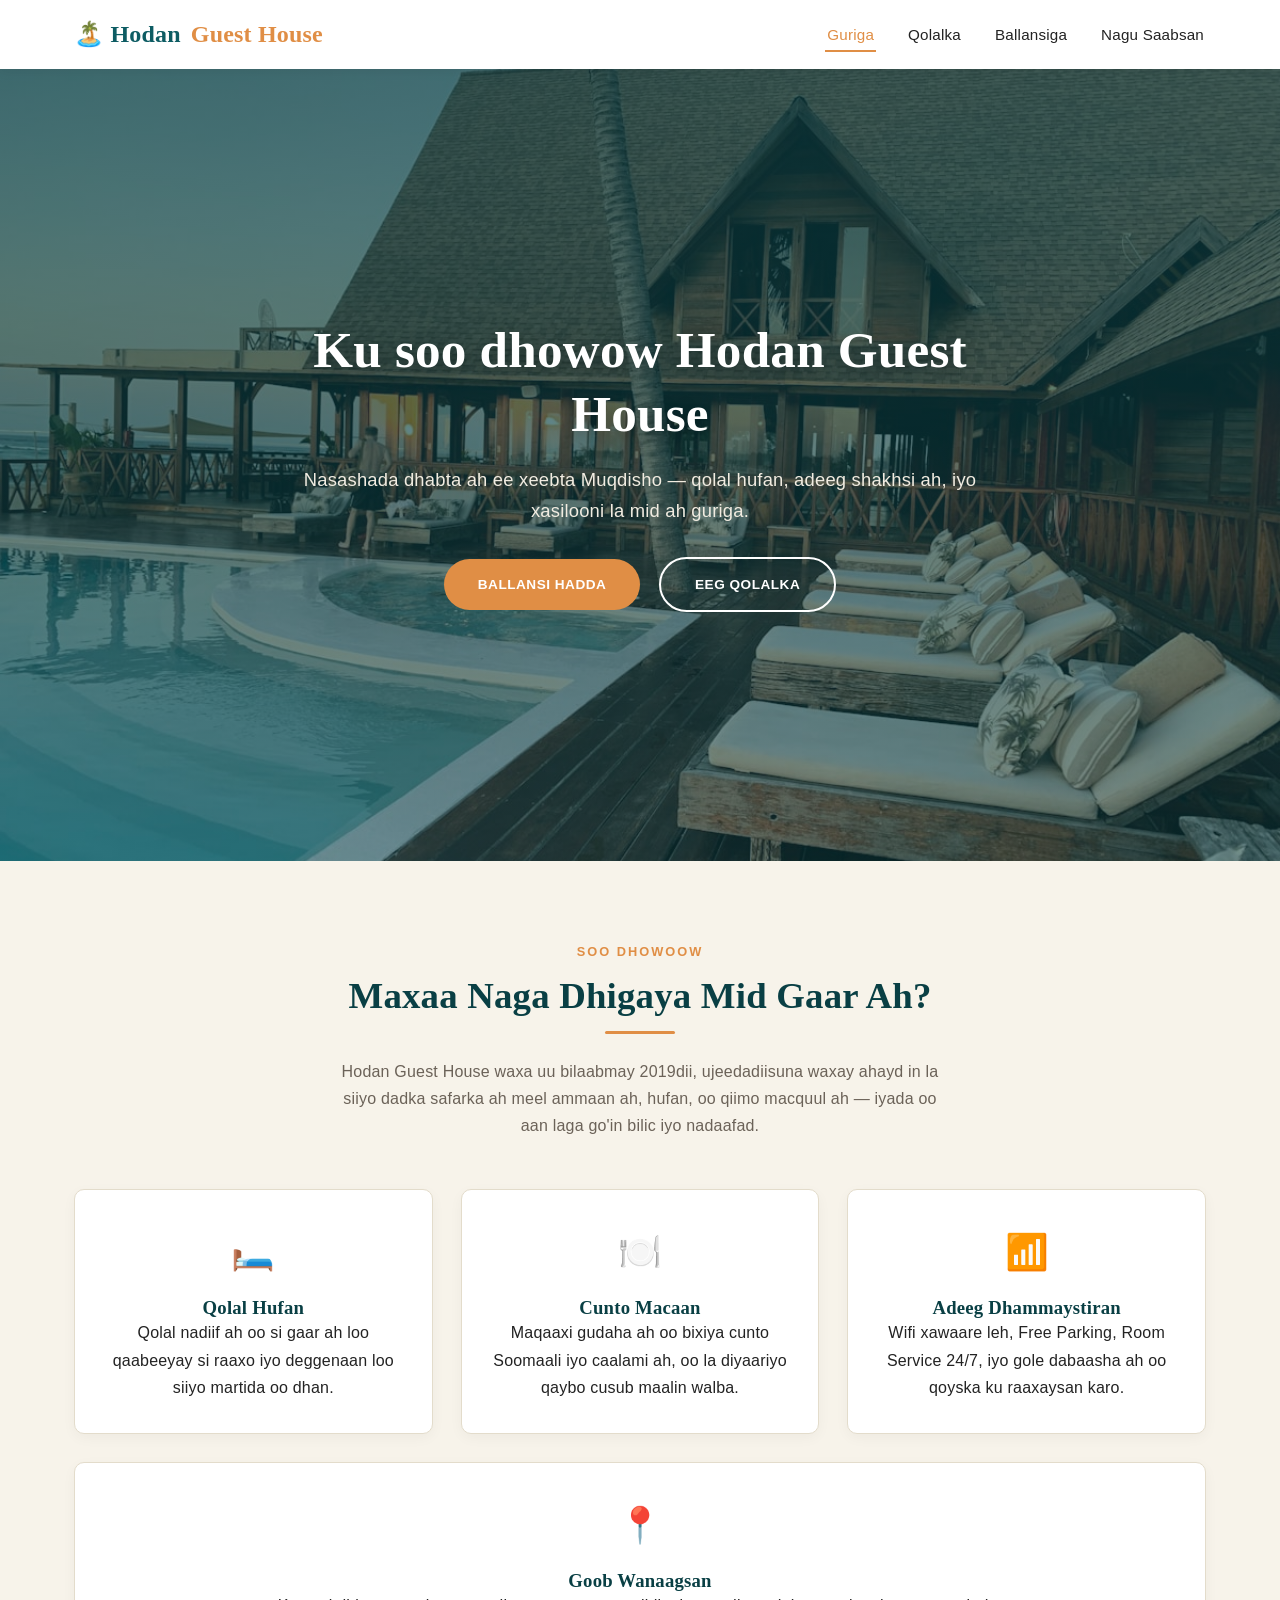
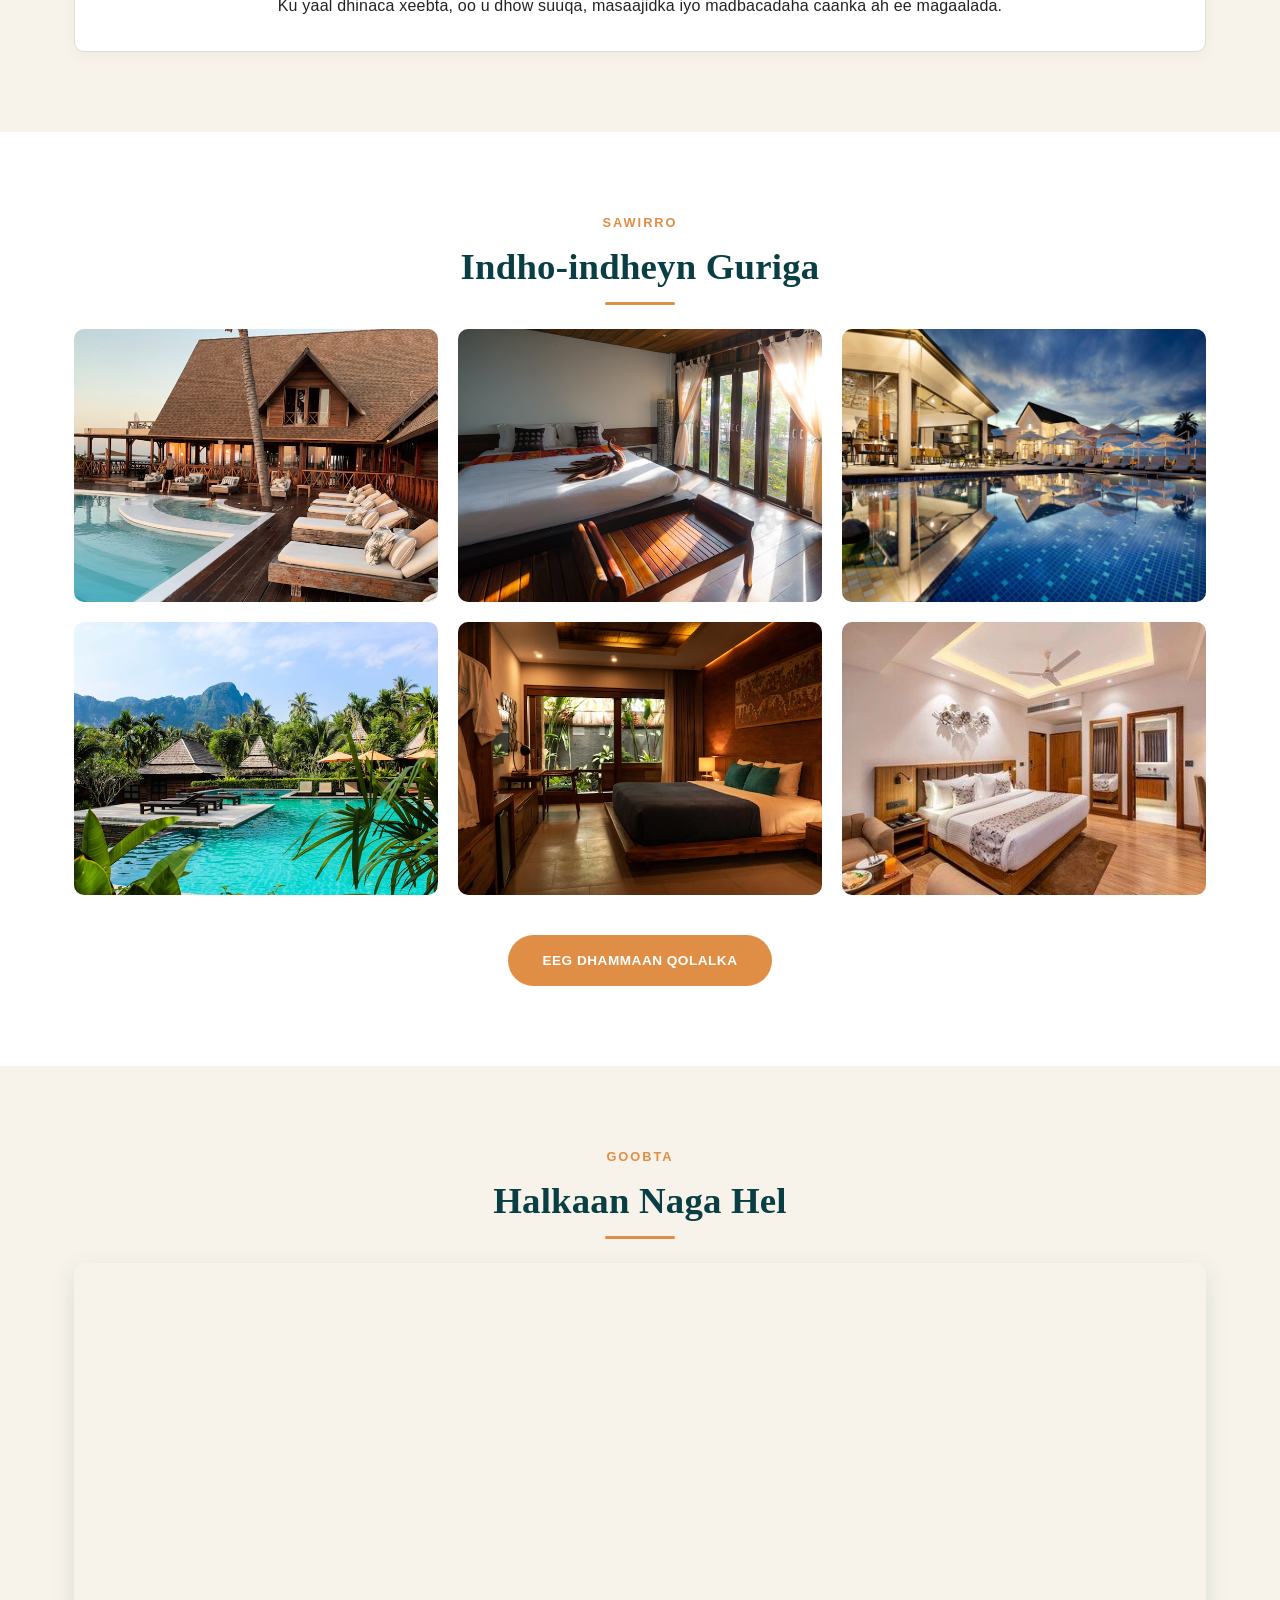
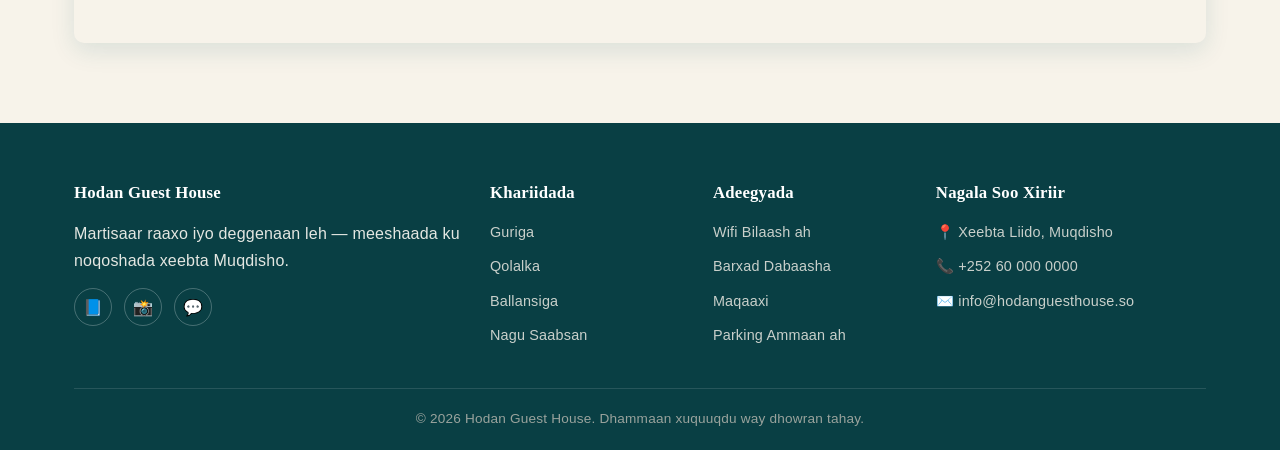
<file: index.html>
<!DOCTYPE html>
<html lang="so">
<head>
  <meta charset="UTF-8">
  <meta name="viewport" content="width=device-width, initial-scale=1.0">
  <title>Hodan Guest House | Bogga Hore</title>
  <link rel="stylesheet" href="style.css">
</head>
<body>
  <header class="site-header">
    <div class="nav-wrapper">
      <a href="index.html" class="logo">🏝️ Hodan <span>Guest House</span></a>
      <nav class="main-nav">
        <ul>
          <li><a href="index.html" class="active">Guriga</a></li>
          <li><a href="rooms.html">Qolalka</a></li>
          <li><a href="booking.html">Ballansiga</a></li>
          <li><a href="about.html">Nagu Saabsan</a></li>
        </ul>
      </nav>    
    </div>
  </header>
  <section class="hero">
    <div class="hero-content">
      <h1>Ku soo dhowow Hodan Guest House</h1>
      <p>Nasashada dhabta ah ee xeebta Muqdisho — qolal hufan, adeeg shakhsi ah, iyo xasilooni la mid ah guriga.</p>
      <a href="booking.html" class="btn">Ballansi Hadda</a>
      <a href="rooms.html" class="btn btn-outline">Eeg Qolalka</a>
    </div>
  </section>
  <main>
    <section id="overview">
      <div class="container">
        <span class="eyebrow">Soo Dhowoow</span>
        <h2 class="section-title">Maxaa Naga Dhigaya Mid Gaar Ah?</h2>
        <div class="divider"></div>
        <p class="section-sub">Hodan Guest House waxa uu bilaabmay 2019dii, ujeedadiisuna waxay ahayd in la siiyo dadka safarka ah meel ammaan ah, hufan, oo qiimo macquul ah — iyada oo aan laga go'in bilic iyo nadaafad.</p>

        <div class="overview-grid">
          <article class="overview-card">
            <div class="icon">🛏️</div>
            <h3>Qolal Hufan</h3>
            <p>Qolal nadiif ah oo si gaar ah loo qaabeeyay si raaxo iyo deggenaan loo siiyo martida oo dhan.</p>
          </article>
          <article class="overview-card">
            <div class="icon">🍽️</div>
            <h3>Cunto Macaan</h3>
            <p>Maqaaxi gudaha ah oo bixiya cunto Soomaali iyo caalami ah, oo la diyaariyo qaybo cusub maalin walba.</p>
          </article>
          <article class="overview-card">
            <div class="icon">📶</div>
            <h3>Adeeg Dhammaystiran</h3>
            <p>Wifi xawaare leh, Free Parking, Room Service 24/7, iyo gole dabaasha ah oo qoyska ku raaxaysan karo.</p>
          </article>
          <article class="overview-card">
            <div class="icon">📍</div>
            <h3>Goob Wanaagsan</h3>
            <p>Ku yaal dhinaca xeebta, oo u dhow suuqa, masaajidka iyo madbacadaha caanka ah ee magaalada.</p>
          </article>
        </div>
      </div>
    </section>
    <section class="bg-alt" id="gallery-preview">
      <div class="container">
        <span class="eyebrow">Sawirro</span>
        <h2 class="section-title">Indho-indheyn Guriga</h2>
        <div class="divider"></div>

        <div class="gallery-grid">
          <figure class="gallery-item">
            <img src="Qlka jiifka.jpg" alt="Qolka jiifka oo nadiif ah leh sariir weyn">
            <figcaption class="gallery-caption">Qolka Deluxe</figcaption>
          </figure>
          <figure class="gallery-item">
            <img src="maqaaxida hoolka.jpg" alt="Maqaaxida hoolka oo miisaska leh">
            <figcaption class="gallery-caption">Maqaaxida</figcaption>
          </figure>
          <figure class="gallery-item">
            <img src="barxada dabaasha.jpg" alt="Barxadda dabaasha">
            <figcaption class="gallery-caption">Barxadda Dabaasha</figcaption>
          </figure>
          <figure class="gallery-item">
            <img src="aragga xeebta.jpg" alt="Qolka fadhiga ee dekedda u eg">
            <figcaption class="gallery-caption">Aragga Xeebta</figcaption>
          </figure>
          <figure class="gallery-item">
            <img src="soo dhaweynta.jpg" alt="Albaabka soo dhaweynta">
            <figcaption class="gallery-caption">Soo Dhaweynta</figcaption>
          </figure>
          <figure class="gallery-item">
            <img src="Qolka kolanka.jpg" alt="Qolka kulanka">
            <figcaption class="gallery-caption">Qolka Kulanka</figcaption>
          </figure>
        </div>
        <div style="text-align:center; margin-top:40px;">
          <a href="rooms.html" class="btn">Eeg Dhammaan Qolalka</a>
        </div>
      </div>
    </section>
    <section id="location">
      <div class="container">
        <span class="eyebrow">Goobta</span>
        <h2 class="section-title">Halkaan Naga Hel</h2>
        <div class="divider"></div>
        <div class="embed-wrapper">
          <iframe src="https://www.google.com/maps?q=Mogadishu,Somalia&output=embed" loading="lazy" referrerpolicy="no-referrer-when-downgrade" title="Goobta Hodan Guest House"></iframe>
        </div>
      </div>
    </section>
  </main>
  <footer class="site-footer">
    <div class="container">
      <div class="footer-grid">
        <div>
          <h4>Hodan Guest House</h4>
          <p>Martisaar raaxo iyo deggenaan leh — meeshaada ku noqoshada xeebta Muqdisho.</p>
          <div class="social-links">
            <a href="https://facebook.com" target="_blank" rel="noopener" aria-label="Facebook">📘</a>
            <a href="https://instagram.com" target="_blank" rel="noopener" aria-label="Instagram">📸</a>
            <a href="https://wa.me/252600000000" target="_blank" rel="noopener" aria-label="WhatsApp">💬</a>
          </div>
        </div>
        <div>
          <h4>Khariidada</h4>
          <ul>
            <li><a href="index.html">Guriga</a></li>
            <li><a href="rooms.html">Qolalka</a></li>
            <li><a href="booking.html">Ballansiga</a></li>
            <li><a href="about.html">Nagu Saabsan</a></li>
          </ul>
        </div>
        <div>
          <h4>Adeegyada</h4>
          <ul>
            <li>Wifi Bilaash ah</li>
            <li>Barxad Dabaasha</li>
            <li>Maqaaxi</li>
            <li>Parking Ammaan ah</li>
          </ul>
        </div>
        <div>
          <h4>Nagala Soo Xiriir</h4>
          <ul>
            <li>📍 Xeebta Liido, Muqdisho</li>
            <li>📞 +252 60 000 0000</li>
            <li>✉️ info@hodanguesthouse.so</li>
          </ul>
        </div>
      </div>
      <div class="footer-bottom">
        &copy; 2026 Hodan Guest House. Dhammaan xuquuqdu way dhowran tahay.
      </div>
    </div>
  </footer>

</body>
</html>
</file>
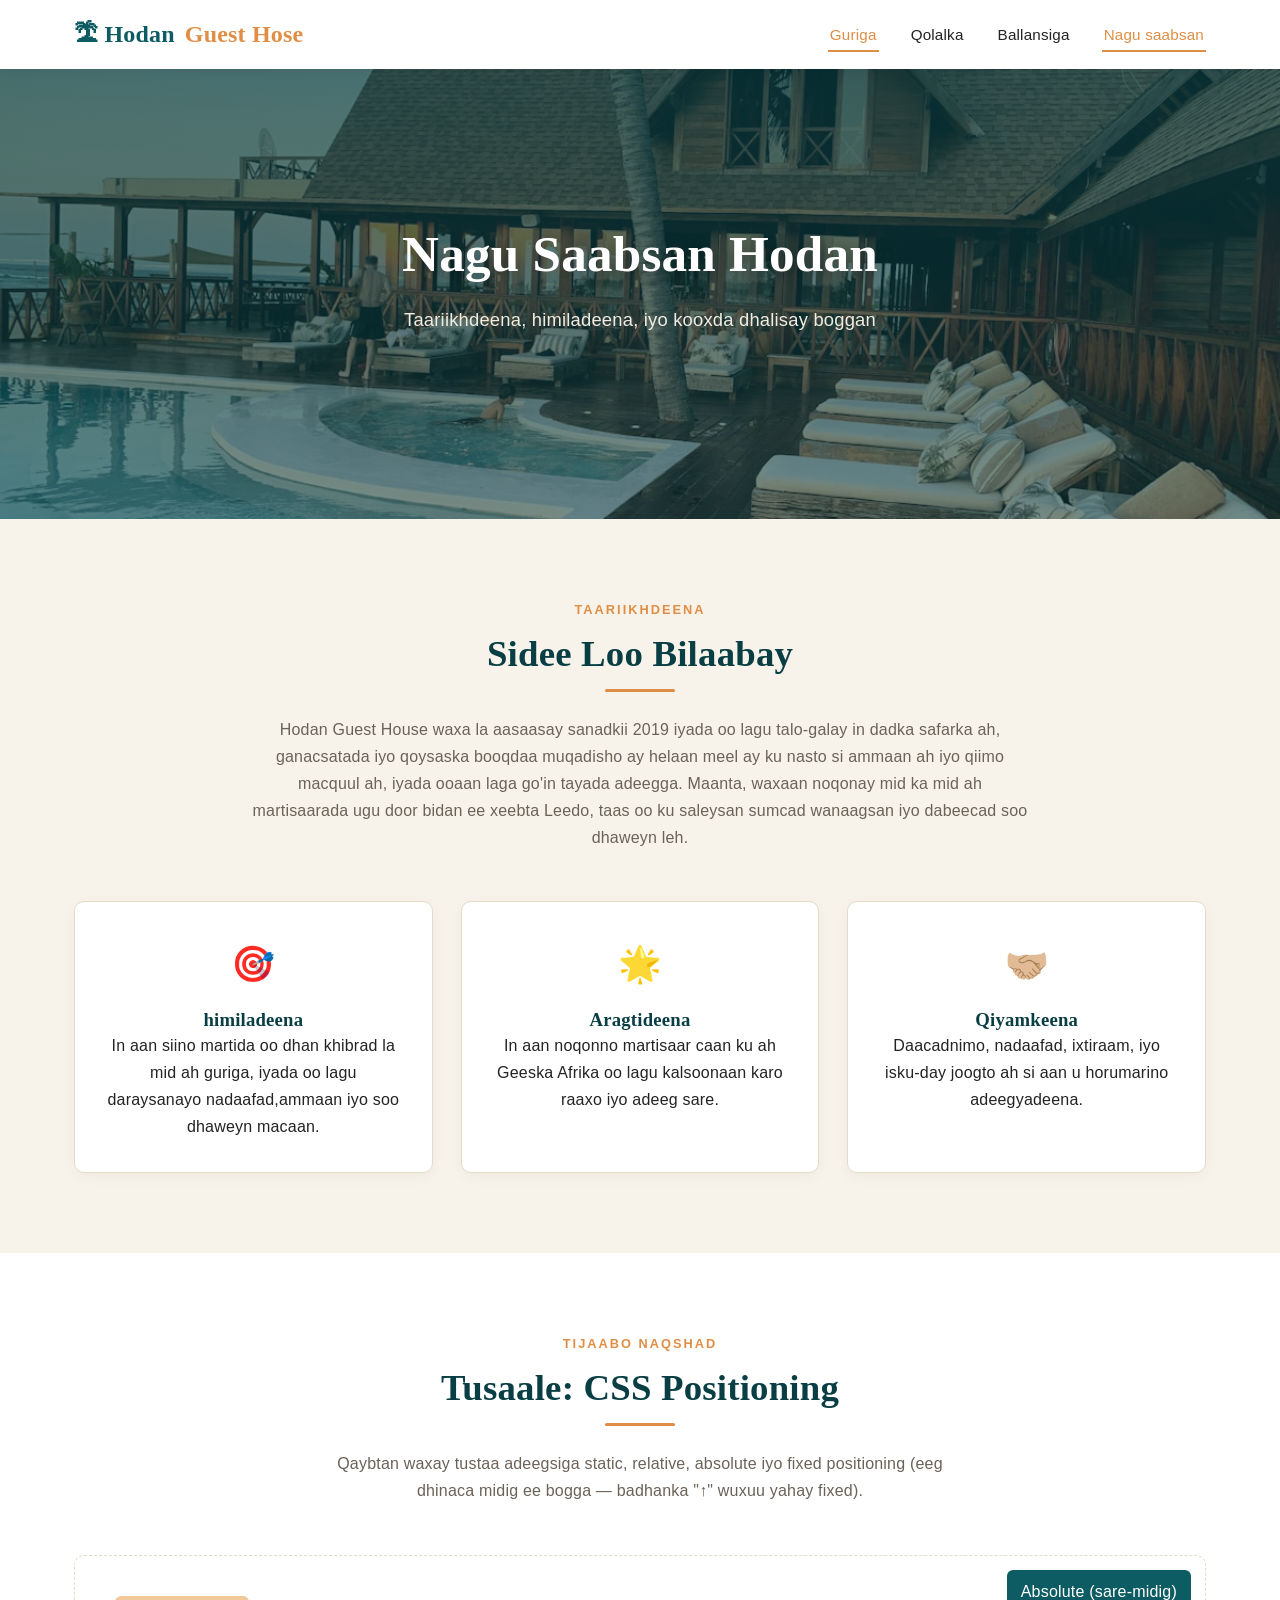
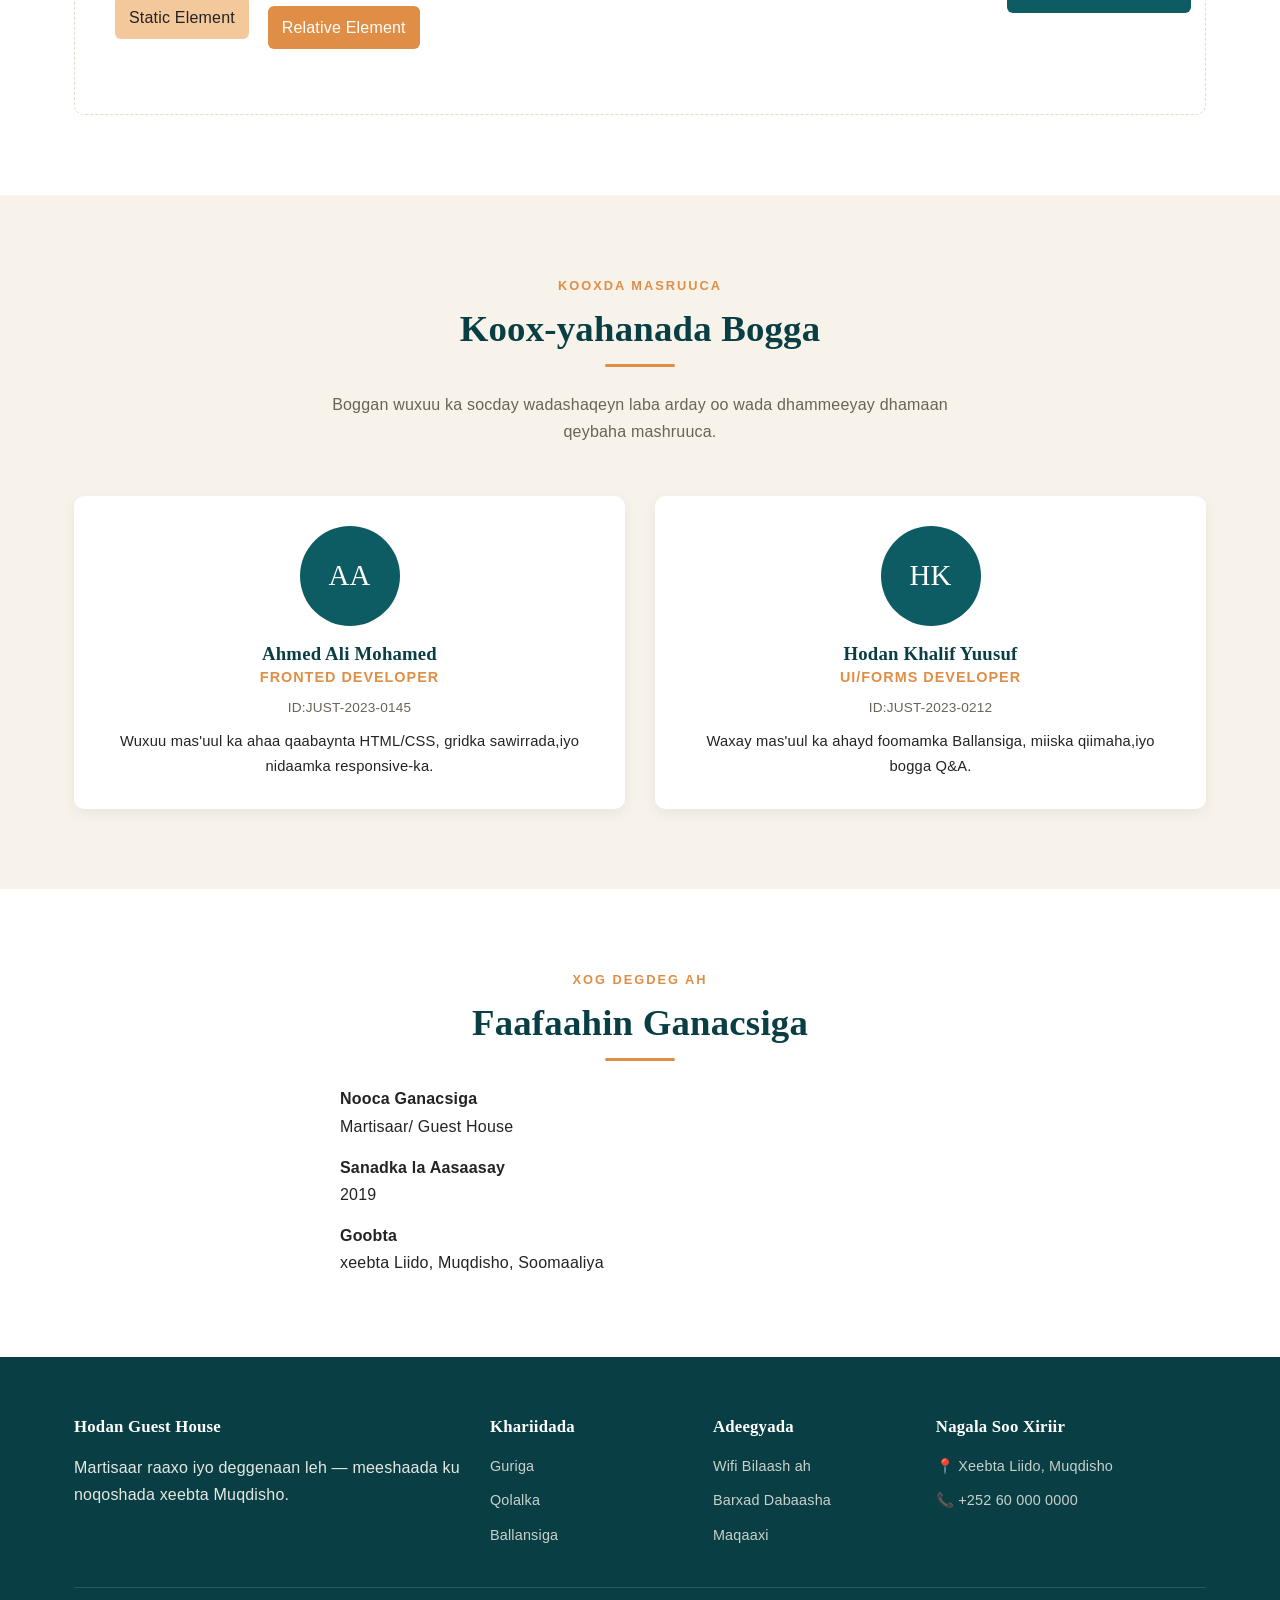
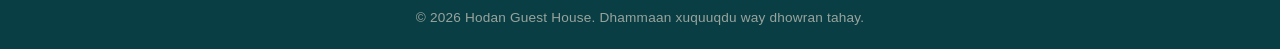
<file: about.html>
<!DOCTYPE html>
<html lang="en">
<head>
    <meta charset="UTF-8">
    <meta name="viewport" content="width=device-width, initial-scale=1.0">
    <title>Hodan Guest Hose | Nagu Saabsan</title>
    <link rel="stylesheet" href="style.css">
</head>
<body>
     <header class="site-header">
        <div class="nav-wrapper">
            <a href="index.html" class="logo">🏝 Hodan <span>Guest Hose</span></a>
            <nav class="main-nav">
                <ul>
                    <li><a href="index.html" class="active">Guriga</a></li>
                    <li><a href="rooms.html">Qolalka</a></li>
                    <li><a href="booking.html">Ballansiga</a></li>
                    <li><a href="about.html" class="active">Nagu saabsan</a></li>
                </ul>
            </nav>
        </div>
    </header>
     <section class="hero" style="min-height: 50vh;">
        <div class="hero-content">
            <h1>Nagu Saabsan Hodan</h1>
            <p>Taariikhdeena, himiladeena, iyo kooxda dhalisay boggan</p>
          </div>
    </section>
    <main>
        <section id="story">
            <div class="container">
                <span class="eyebrow">Taariikhdeena</span>
                <h2 class="section-title">Sidee Loo Bilaabay</h2>
                <div class="divider"></div>
                <p class="section-sub" style="max-width: 780px;">Hodan Guest House waxa la aasaasay sanadkii 2019 iyada oo lagu talo-galay in dadka safarka ah, ganacsatada iyo qoysaska booqdaa muqadisho ay helaan meel ay ku nasto si ammaan ah iyo qiimo macquul ah, iyada ooaan laga go'in tayada adeegga. Maanta, waxaan noqonay mid ka mid ah martisaarada ugu door bidan ee xeebta Leedo, taas oo ku saleysan sumcad wanaagsan iyo dabeecad soo dhaweyn leh.</p>
                <div class="overview-grid" style="margin-top: 50px;">
                    <article class="overview-card">
                        <div class="icon">🎯</div>
                        <h3>himiladeena</h3>
                        <p>In aan siino martida oo dhan khibrad la mid ah guriga, iyada oo lagu daraysanayo nadaafad,ammaan iyo soo dhaweyn macaan.</p>
                    </article>
                    <article class="overview-card">
            <div class="icon">🌟</div>
            <h3>Aragtideena</h3>
            <p>In aan noqonno martisaar caan ku ah Geeska Afrika oo lagu kalsoonaan karo raaxo iyo adeeg sare.</p>
          </article>
                    <article class="overview-card">
                        <div class="icon">🤝🏼</div>
                        <h3>Qiyamkeena</h3>
                        <p>Daacadnimo, nadaafad, ixtiraam, iyo isku-day joogto ah si aan u horumarino adeegyadeena.</p>
                    </article>
                </div>
            </div>
        </section>
       <section class="bg-alt">
      <div class="container">
        <span class="eyebrow">Tijaabo Naqshad</span>
        <h2 class="section-title">Tusaale: CSS Positioning</h2>
        <div class="divider"></div>
        <p class="section-sub">Qaybtan waxay tustaa adeegsiga static, relative, absolute iyo fixed positioning (eeg dhinaca midig ee bogga — badhanka "↑" wuxuu yahay fixed).</p>
        <div class="position-demo">
          <span class="pos-static">Static Element</span>
          <span class="pos-relative">Relative Element</span>
          <span class="pos-absolute">Absolute (sare-midig)</span>
        </div>
      </div>
    </section>
    <section id="team">
        <div class="container">
            <span class="eyebrow">Kooxda Masruuca</span>
            <h2 class="section-title">Koox-yahanada Bogga</h2>
            <div class="divider"></div>
            <p class="section-sub">Boggan wuxuu ka socday wadashaqeyn laba arday oo wada dhammeeyay dhamaan qeybaha mashruuca.</p>
            <div class="team-grid">
                <article class="team-card">
                    <div class="team-avatar">AA</div>
                    <h3>Ahmed Ali Mohamed</h3>
                    <p class="team-role">Fronted Developer</p>
                    <p class="team-id">ID:JUST-2023-0145</p>
                    <P style="margin-top: 10PX;font-size: 0.92rem;">Wuxuu mas'uul ka ahaa qaabaynta HTML/CSS, gridka sawirrada,iyo nidaamka responsive-ka.</P>
                </article>
                <article class="team-card">
                    <div class="team-avatar">HK</div>
                    <h3>Hodan Khalif Yuusuf</h3>
                    <p class="team-role">UI/Forms Developer</p>
                    <p class="team-id">ID:JUST-2023-0212</p>
                    <P style="margin-top: 10PX;font-size: 0.92rem;">Waxay mas'uul ka ahayd foomamka  Ballansiga, miiska qiimaha,iyo bogga Q&A.</P>
                </article>
            </div>
        </div>
    </section>
    <section class="bg-alt">
        <div class="container">
            <span class="eyebrow">Xog Degdeg ah</span>
            <h2 class="section-title">Faafaahin Ganacsiga</h2>
            <div class="divider"></div>
            <dl style="max-width: 600px; margin:0 auto;">
                <dt style="font-weight: 700;margin-top: 14px;">Nooca Ganacsiga</dt>
                <dd>Martisaar/ Guest House</dd>
                <dt style="font-weight: 700;margin-top: 14px;">Sanadka la Aasaasay</dt>
                <dd>2019</dd>
                <dt style="font-weight: 700;margin-top: 14px;">Goobta</dt>
                <dd>xeebta Liido, Muqdisho, Soomaaliya</dd>
            </dl>
        </div>
    </section>
    </main>
    <footer class="site-footer">
    <div class="container">
      <div class="footer-grid">
        <div>
          <h4>Hodan Guest House</h4>
          <p>Martisaar raaxo iyo deggenaan leh — meeshaada ku noqoshada xeebta Muqdisho.</p>
        </div>
        <div>
          <h4>Khariidada</h4>
          <ul>
            <li><a href="index.html">Guriga</a></li>
            <li><a href="rooms.html">Qolalka</a></li>
            <li><a href="booking.html">Ballansiga</a></li>
          </ul>
        </div>
        <div>
          <h4>Adeegyada</h4>
          <ul>
            <li>Wifi Bilaash ah</li>
            <li>Barxad Dabaasha</li>
            <li>Maqaaxi</li>
          </ul>
        </div>
        <div>
          <h4>Nagala Soo Xiriir</h4>
          <ul>
            <li>📍 Xeebta Liido, Muqdisho</li>
            <li>📞 +252 60 000 0000</li>
          </ul>
        </div>
      </div>
      <div class="footer-bottom">&copy; 2026 Hodan Guest House. Dhammaan xuquuqdu way dhowran tahay.</div>
    </div>
  </footer>
</body>
</html>
</file>
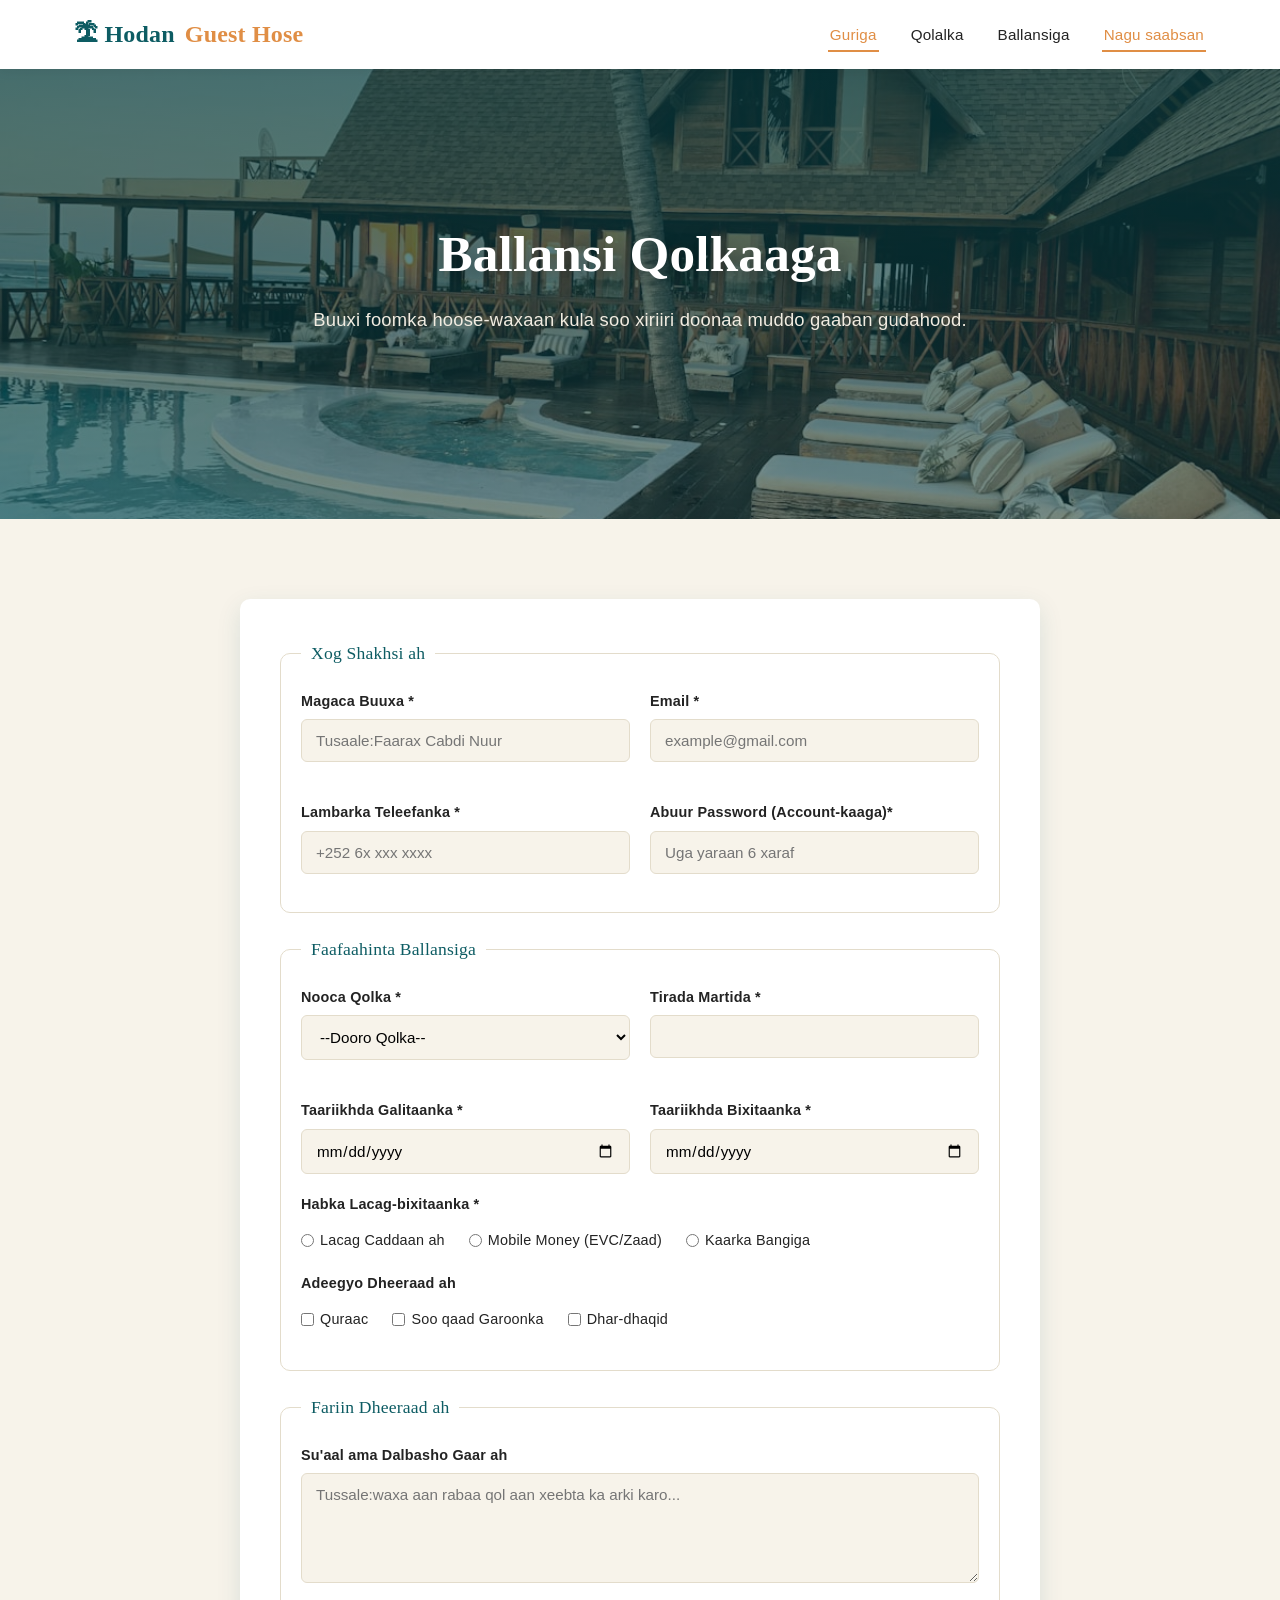
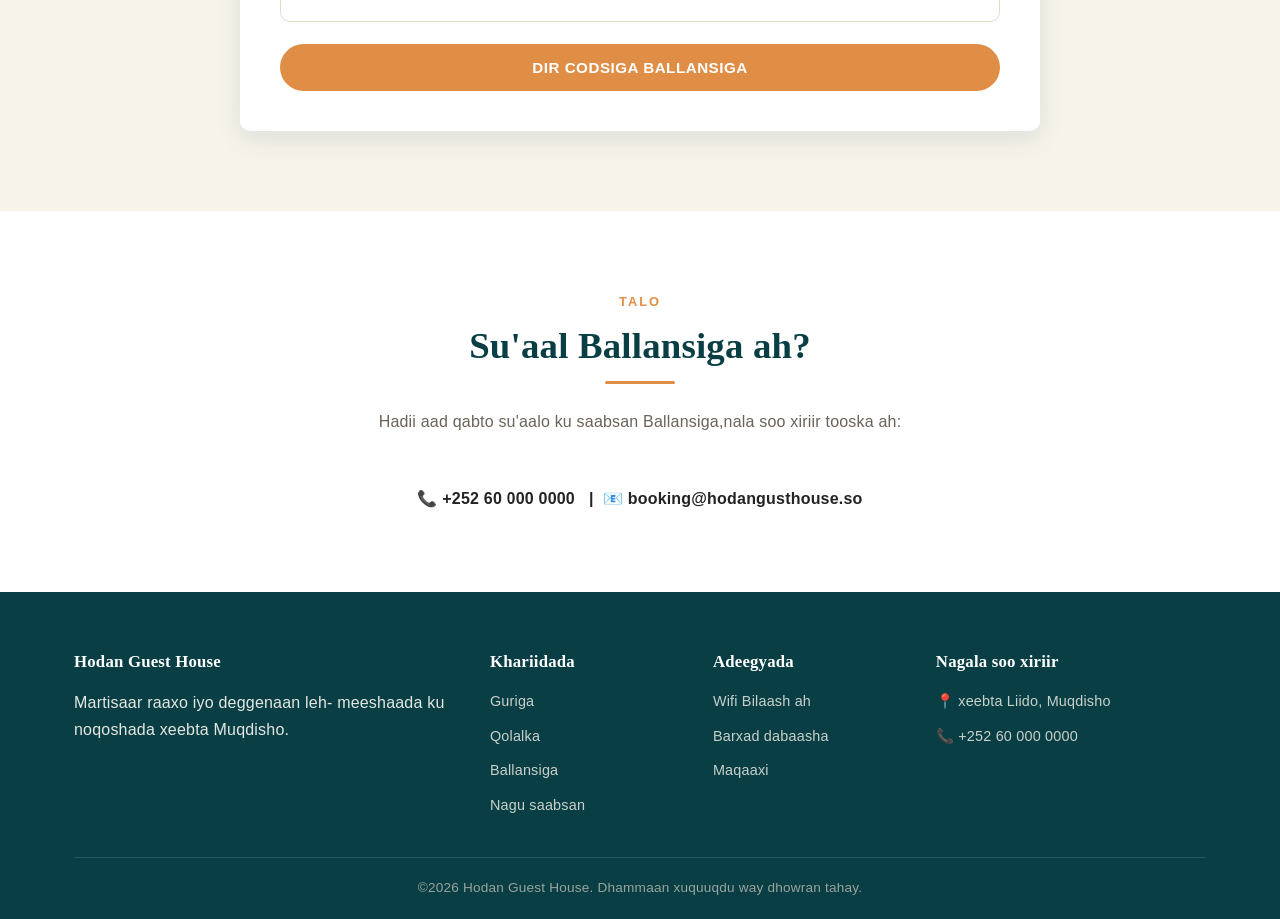
<file: booking.html>
<!DOCTYPE html>
<html lang="en">
<head>
    <meta charset="UTF-8">
    <meta name="viewport" content="width=device-width, initial-scale=1.0">
    <title>Hodan Guest Hose | Ballansiga</title>
    <link rel="stylesheet" href="style.css">
</head>
<body>
     <header class="site-header">
        <div class="nav-wrapper">
            <a href="index.html" class="logo">🏝 Hodan <span>Guest Hose</span></a>
            <nav class="main-nav">
                <ul>
                    <li><a href="index.html" class="active">Guriga</a></li>
                    <li><a href="rooms.html">Qolalka</a></li>
                    <li><a href="booking.html">Ballansiga</a></li>
                    <li><a href="about.html" class="active">Nagu saabsan</a></li>
                </ul>
            </nav>
        </div>
    </header>
    <section class="hero" style="min-height: 50vh;">
        <div class="hero-content">
            <h1>Ballansi Qolkaaga</h1>
            <p>Buuxi foomka hoose-waxaan kula soo xiriiri doonaa muddo gaaban gudahood.</p>
          </div>
    </section>
    <main>
        <section id="booking-form">
            <div class="container">
                <div class="form-wrapper">
                    <form class="validate-form" action="#" method="post">
                        <fieldset>
                            <legend>Xog Shakhsi ah</legend>
                            <div class="form-grid">
                                <div class="field-group">
                                    <label for="fullname">Magaca Buuxa *</label>
                                    <input type="text" name="fullname" id="fullname" placeholder="Tusaale:Faarax Cabdi Nuur" required minlength="4">
                                  </div>
                                  <div class="field-group">
                                    <label for="email">Email *</label>
                                    <input type="email" name="email" id="email" placeholder="example@gmail.com" required>
                                  </div>
                                  <div class="field-group">
                                    <label for="phone">Lambarka Teleefanka *</label>
                                    <input type="tel" name="phone" id="phone" placeholder="+252 6x xxx xxxx">
                                  </div>
                                   <div class="field-group">
                                    <label for="password">Abuur Password (Account-kaaga)*</label>
                                    <input type="password" name="password" id="password" placeholder="Uga yaraan 6 xaraf" required minlength="6">
                                 </div>
                                </div>
                        </fieldset>
                        <fieldset>
                            <legend>Faafaahinta Ballansiga</legend>
                            <div class="form-grid">
                                <div class="field-group">
                                <label for="room-type">Nooca Qolka *</label>
                                <select name="room-type" id="room-type" required>
                                    <option value="">--Dooro Qolka-- </option>
                                    <option value="standard">Qolka Caadiga ah- $25</option>
                                    <option value="deluxe">Qolka Deluxe- $45</option>
                                    <option value="family">Family Suite- $70</option>
                                </select>
                            </div>
                            <div class="field-group">
                                <label for="guests">Tirada Martida *</label>
                                <input type="number" name="guests" id="guests" min="1" max="4" required>
                            </div>
                            <div class="field-group">
                                <label for="checkin">Taariikhda Galitaanka *</label>
                                <input type="date" name="checkin" id="checkin" required>
                            </div>
                            <div class="field-group">
                                <label for="checkout">Taariikhda Bixitaanka *</label>
                                <input type="date" name="checkout" id="checkout" required>
                            </div>
                            </div>
                            <div class="field-group fuul">
                                <label>Habka Lacag-bixitaanka *</label>
                                <div class="radio-row">
                                    <label><input type="radio" name="payment" value="cash" required>Lacag Caddaan ah</label>
                                    <label><input type="radio" name="payment" value="mobile">Mobile Money (EVC/Zaad)</label>
                                    <label><input type="radio" name="payment" value="card">Kaarka Bangiga</label>
                                </div>
                            </div>
                            <div class="field-group fuul">
                                <label>Adeegyo Dheeraad ah</label>
                                <div class="checkbox-row">
                                    <label><input type="checkbox" name="extrs" value="breakfast">Quraac</label>
                                    <label><input type="checkbox" name="extrs" value="airport">Soo qaad Garoonka</label>
                                    <label><input type="checkbox" name="extrs" value="laundry">Dhar-dhaqid</label>
                                </div>
                            </div>
                        </fieldset>
                        <fieldset>
                            <legend>Fariin Dheeraad ah</legend>
                            <div class="field-group fuul">
                                <label for="message">Su'aal ama Dalbasho Gaar ah</label>
                                <textarea name="message" id="message" placeholder="Tussale:waxa aan rabaa qol aan xeebta ka arki karo..."></textarea>
                            </div>
                        </fieldset>
                        <button type="submit" class="btn">Dir Codsiga Ballansiga</button>

                    </form>
                </div>
            </div>
        </section>
        <section class="bg-alt">
            <div class="container" style="text-align: center;">
                <span class="eyebrow">Talo</span>
                <h2 class="section-title">Su'aal Ballansiga ah?</h2>
                <div class="divider"></div>
                <p class="section-sub">Hadii aad qabto su'aalo ku saabsan Ballansiga,nala soo xiriir tooska ah:</p>
                <p style="font-weight: 600;">📞 +252 60 000 0000 &nbsp; |&nbsp; 📧 booking@hodangusthouse.so</p>
            </div>
        </section>
    </main>
     <footer class="site-footer">
        <div class="container">
            <div class="footer-grid">
                <div>
                    <h4>Hodan Guest House</h4>
                    <p>Martisaar raaxo iyo deggenaan leh- meeshaada ku noqoshada xeebta Muqdisho.</p>
            </div>
            <div>
                <h4>Khariidada</h4>
                <ul>
                    <li><a href="index.html">Guriga</a></li>
                    <li><a href="rooms.html">Qolalka</a></li>
                    <li><a href="booking.html">Ballansiga</a></li>
                    <li><a href="about.html">Nagu saabsan</a></li>
                </ul>
            </div>
            <div>
                <h4>Adeegyada</h4>
                <ul>
                    <li>Wifi Bilaash ah</li>
                    <li>Barxad dabaasha</li>
                    <li>Maqaaxi</li>
                </ul>
            </div>
            <div>
            <h4>Nagala soo xiriir</h4>
            <ul>
                <li>📍 xeebta Liido, Muqdisho</li>
                <li>📞 +252 60 000 0000</li>
            </ul>
        </div>
        </div>
        <div class="footer-bottom">
            &copy;2026 Hodan Guest House. Dhammaan xuquuqdu way dhowran tahay.
        </div>
        </div>
        </footer>
</body>
</html>
</file>
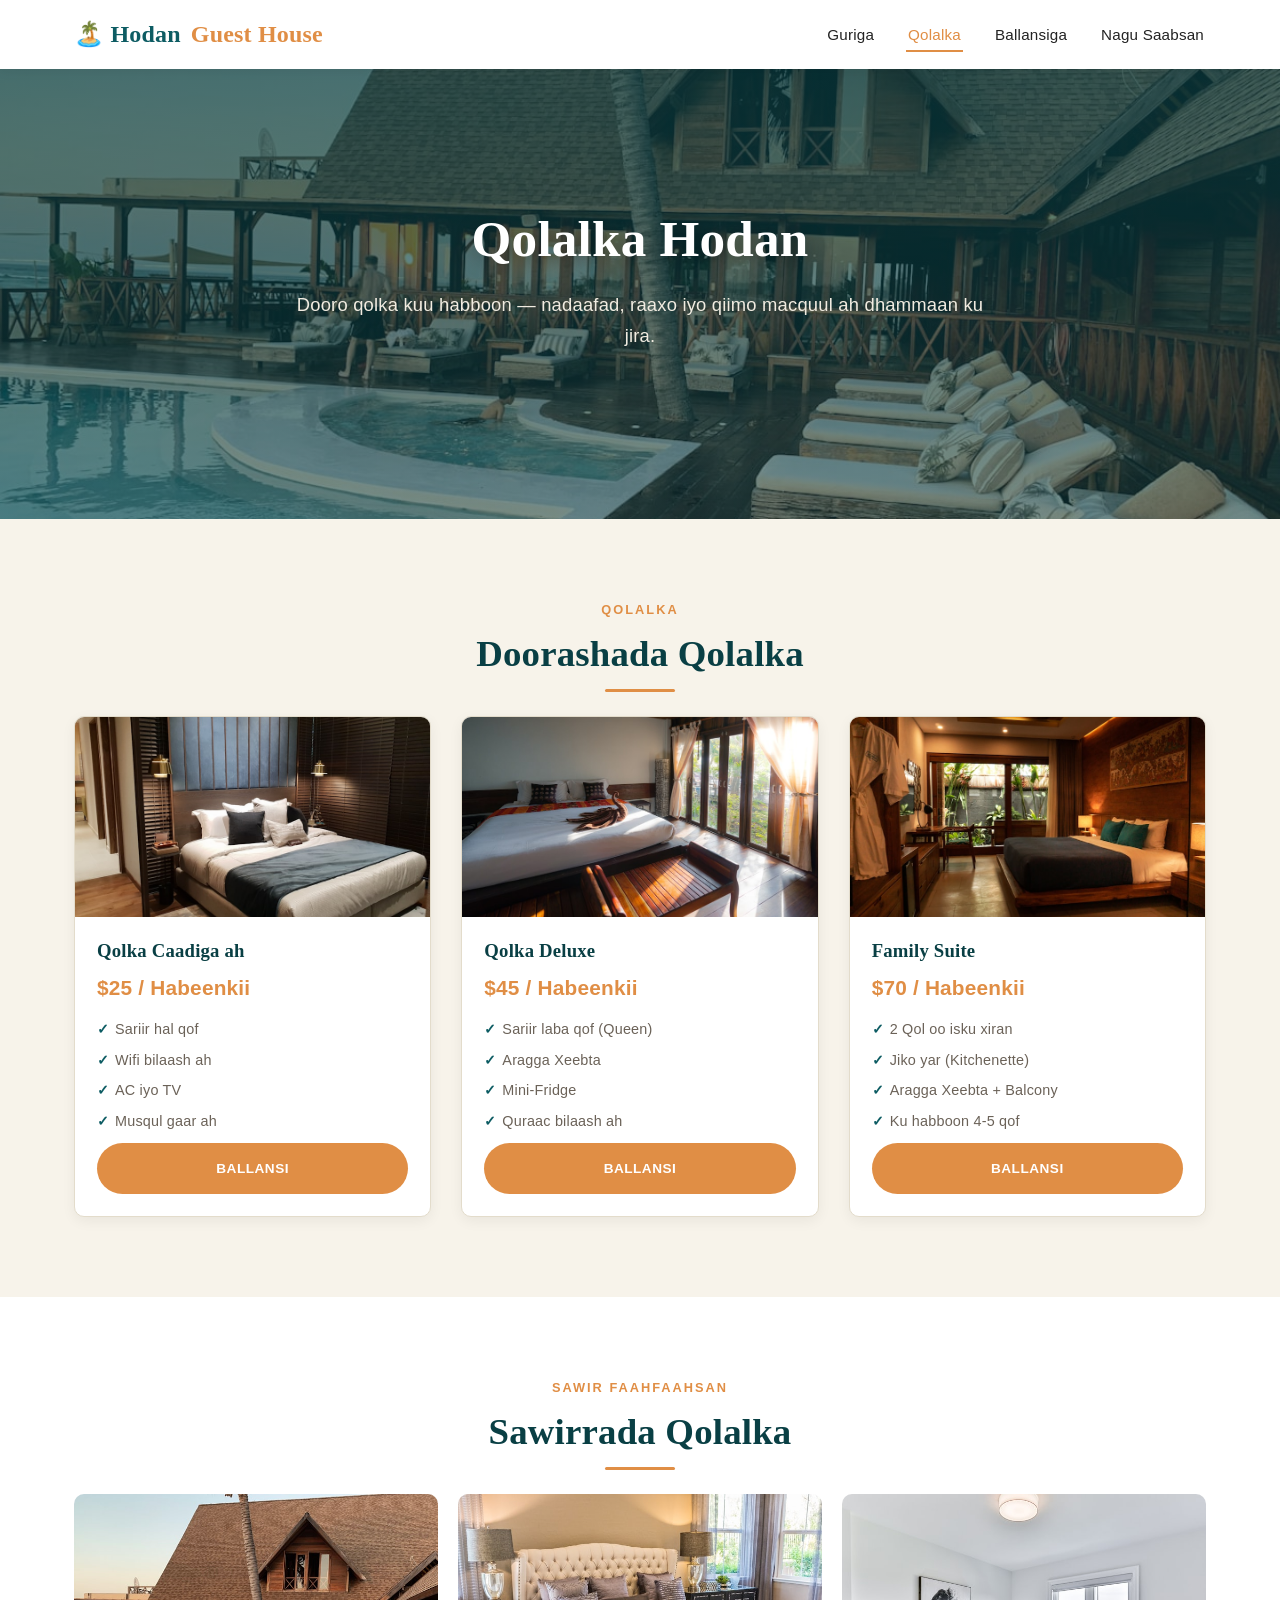
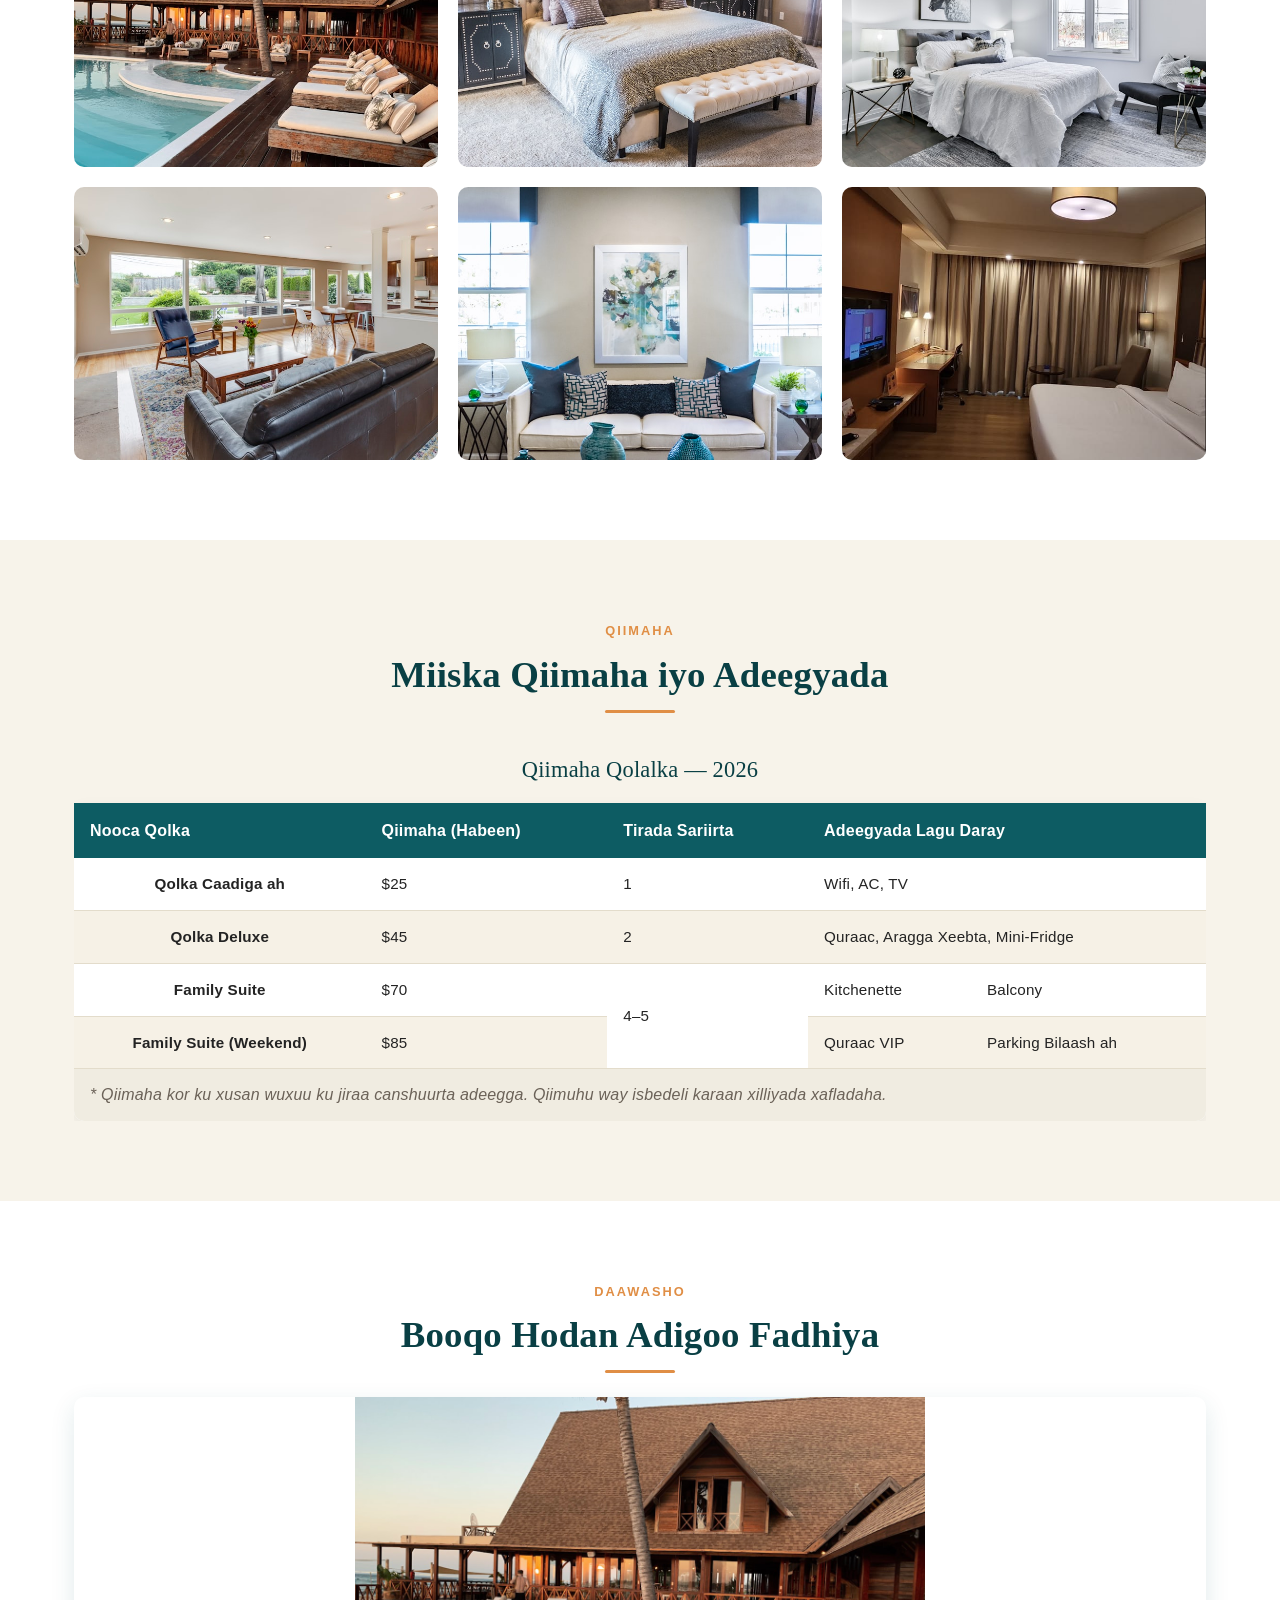
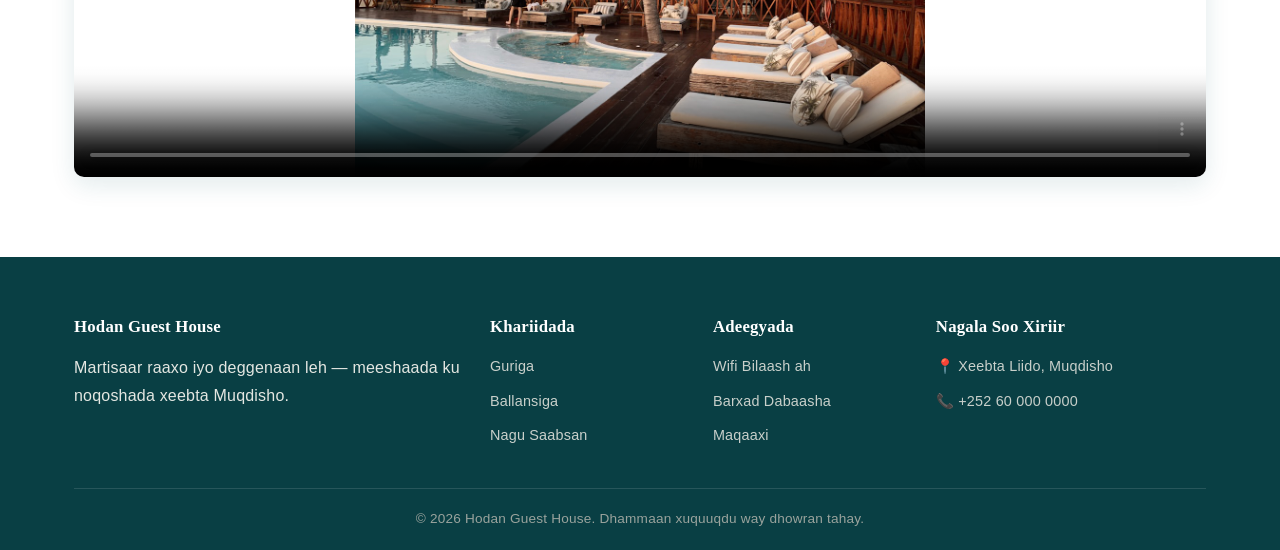
<file: rooms.html>
<!DOCTYPE html>
<html lang="so">
<head>
  <meta charset="UTF-8">
  <meta name="viewport" content="width=device-width, initial-scale=1.0">
  <title>Hodan Guest House | Qolalka</title>
  <link rel="stylesheet" href="style.css">
</head>
<body>
  <header class="site-header">
    <div class="nav-wrapper">
      <a href="index.html" class="logo">🏝️ Hodan <span>Guest House</span></a>
      <nav class="main-nav">
        <ul>
          <li><a href="index.html">Guriga</a></li>
          <li><a href="rooms.html" class="active">Qolalka</a></li>
          <li><a href="booking.html">Ballansiga</a></li>
          <li><a href="about.html">Nagu Saabsan</a></li>
        </ul>
      </nav>    
    </div>
  </header>
  <section class="hero" style="min-height:50vh;">
    <div class="hero-content">
      <h1>Qolalka Hodan</h1>
      <p>Dooro qolka kuu habboon — nadaafad, raaxo iyo qiimo macquul ah dhammaan ku jira.</p>
    </div>
  </section>
  <main>
    <section id="rooms">
      <div class="container">
        <span class="eyebrow">Qolalka</span>
        <h2 class="section-title">Doorashada Qolalka</h2>
        <div class="divider"></div>
        <div class="rooms-grid">
          <article class="room-card">
            <img src="Qolka caadiga.jpg" alt="Qol caadi ah oo sariir hal qof leh">
            <div class="room-info">
              <h3>Qolka Caadiga ah</h3>
              <p class="room-price">$25 / Habeenkii</p>
              <ul>
                <li>Sariir hal qof</li>
                <li>Wifi bilaash ah</li>
                <li>AC iyo TV</li>
                <li>Musqul gaar ah</li>
              </ul>
              <a href="booking.html" class="btn" style="width:100%;display:block;text-align:center;margin-top:10px;">Ballansi</a>
            </div>
          </article>
          <article class="room-card">
            <img src="Qolka deluxe.jpg" alt="Qolka Deluxe oo sariir laba qof leh">
            <div class="room-info">
              <h3>Qolka Deluxe</h3>
              <p class="room-price">$45 / Habeenkii</p>
              <ul>
                <li>Sariir laba qof (Queen)</li>
                <li>Aragga Xeebta</li>
                <li>Mini-Fridge</li>
                <li>Quraac bilaash ah</li>
              </ul>
              <a href="booking.html" class="btn" style="width:100%;display:block;text-align:center;margin-top:10px;">Ballansi</a>
            </div>
          </article>
          <article class="room-card">
            <img src="Family suite.jpg" alt="Suite weyn oo qoyska ku habboon">
            <div class="room-info">
              <h3>Family Suite</h3>
              <p class="room-price">$70 / Habeenkii</p>
              <ul>
                <li>2 Qol oo isku xiran</li>
                <li>Jiko yar (Kitchenette)</li>
                <li>Aragga Xeebta + Balcony</li>
                <li>Ku habboon 4-5 qof</li>
              </ul>
              <a href="booking.html" class="btn" style="width:100%;display:block;text-align:center;margin-top:10px;">Ballansi</a>
            </div>
          </article>
        </div>
      </div>
    </section>
    <section class="bg-alt" id="gallery">
      <div class="container">
        <span class="eyebrow">Sawir Faahfaahsan</span>
        <h2 class="section-title">Sawirrada Qolalka</h2>
        <div class="divider"></div>
        <div class="gallery-grid">
          <figure class="gallery-item">
            <img src="Qolka.jpg" alt="Qolka Deluxe oo dhan">
            <figcaption class="gallery-caption">Qolka Deluxe</figcaption>
          </figure>
          <figure class="gallery-item">
            <img src="Qolka nadiif ah.jpg" alt="Musqulka qolka oo nadiif ah">
            <figcaption class="gallery-caption">Musqulka</figcaption>
          </figure>
          <figure class="gallery-item">
            <img src="Qolka familka.jpg" alt="Sariirta qolka Family Suite">
            <figcaption class="gallery-caption">Family Suite</figcaption>
          </figure>
          <figure class="gallery-item">
            <img src="Balkoonka.jpg" alt="Balcony aragga xeebta leh">
            <figcaption class="gallery-caption">Balcony</figcaption>
          </figure>
          <figure class="gallery-item">
            <img src="Qolka fadhiga.jpg" alt="Qolka fadhiga ee Suite-ka">
            <figcaption class="gallery-caption">Qolka Fadhiga</figcaption>
          </figure>
          <figure class="gallery-item">
            <img src="Qlka caadiga ah.jpg" alt="Sariirta qolka caadiga ah">
            <figcaption class="gallery-caption">Qolka Caadiga</figcaption>
          </figure>
        </div>
      </div>
    </section>
    <section id="pricing">
      <div class="container">
        <span class="eyebrow">Qiimaha</span>
        <h2 class="section-title">Miiska Qiimaha iyo Adeegyada</h2>
        <div class="divider"></div>

        <div class="table-wrapper">
          <table class="price-table">
            <caption>Qiimaha Qolalka — 2026</caption>
            <thead>
              <tr>
                <th scope="col">Nooca Qolka</th>
                <th scope="col">Qiimaha (Habeen)</th>
                <th scope="col">Tirada Sariirta</th>
                <th scope="col" colspan="2">Adeegyada Lagu Daray</th>
              </tr>
            </thead>
            <tbody>
              <tr>
                <th scope="row">Qolka Caadiga ah</th>
                <td>$25</td>
                <td>1</td>
                <td colspan="2">Wifi, AC, TV</td>
              </tr>
              <tr>
                <th scope="row">Qolka Deluxe</th>
                <td>$45</td>
                <td>2</td>
                <td colspan="2">Quraac, Aragga Xeebta, Mini-Fridge</td>
              </tr>
              <tr>
                <th scope="row">Family Suite</th>
                <td>$70</td>
                <td rowspan="2">4–5</td>
                <td>Kitchenette</td>
                <td>Balcony</td>
              </tr>
              <tr>
                <th scope="row">Family Suite (Weekend)</th>
                <td>$85</td>
                <td>Quraac VIP</td>
                <td>Parking Bilaash ah</td>
              </tr>
            </tbody>
            <tfoot>
              <tr>
                <td colspan="5">* Qiimaha kor ku xusan wuxuu ku jiraa canshuurta adeegga. Qiimuhu way isbedeli karaan xilliyada xafladaha.</td>
              </tr>
            </tfoot>
          </table>
        </div>
      </div>
    </section>
    <section class="bg-alt">
      <div class="container">
        <span class="eyebrow">Daawasho</span>
        <h2 class="section-title">Booqo Hodan Adigoo Fadhiya</h2>
        <div class="divider"></div>
        <div class="embed-wrapper">
          <video controls poster="Guriga.jpg">
            <source src="video.mp4" type="video/mp4">Browser-kaagu ma taageerayo muuqaalka video-ga.
          </video>
        </div>
      </div>
    </section>
  </main>
  <footer class="site-footer">
    <div class="container">
      <div class="footer-grid">
        <div>
          <h4>Hodan Guest House</h4>
          <p>Martisaar raaxo iyo deggenaan leh — meeshaada ku noqoshada xeebta Muqdisho.</p>
        </div>
        <div>
          <h4>Khariidada</h4>
          <ul>
            <li><a href="index.html">Guriga</a></li>
            <li><a href="booking.html">Ballansiga</a></li>
            <li><a href="about.html">Nagu Saabsan</a></li>
          </ul>
        </div>
        <div>
          <h4>Adeegyada</h4>
          <ul>
            <li>Wifi Bilaash ah</li>
            <li>Barxad Dabaasha</li>
            <li>Maqaaxi</li>
          </ul>
        </div>
        <div>
          <h4>Nagala Soo Xiriir</h4>
          <ul>
            <li>📍 Xeebta Liido, Muqdisho</li>
            <li>📞 +252 60 000 0000</li>
          </ul>
        </div>
      </div>
      <div class="footer-bottom">&copy; 2026 Hodan Guest House. Dhammaan xuquuqdu way dhowran tahay.</div>
    </div>
  </footer>
</body>
</html>
</file>
<file: style.css>
*{ margin: 0; 
padding: 0; 
box-sizing: border-box;
}
html { 
  scroll-behavior: smooth;
}
body {
  font-family: 'Poppins', 'Segoe UI', sans-serif;
  background-color: #f7f3ea;
  color: #232323;
  line-height: 1.7;
  letter-spacing: 0.2px;
}
img {
    max-width: 100%;
     display: block; 
}
a { text-decoration: none; 
    color: inherit; 
}
ul, ol { 
   list-style: none;
}
h1, h2, h3, h4 {
  font-family: 'Playfair Display', Georgia, serif;
  color: #093f44;
  line-height: 1.25;
}
.container {
  width: 100%;
  max-width: 1180px;
  margin: 0 auto;
  padding: 0 24px;
}
header.site-header {
  position: sticky;
  top: 0;
  z-index: 999;
  background: #ffffff;
  box-shadow: 0 2px 12px rgba(0,0,0,0.06);
}
.nav-wrapper {
  display: flex;
  align-items: center;
  justify-content: space-between;
  padding: 14px 24px;
  max-width: 1180px;
  margin: 0 auto;
}
.logo {
  display: flex;
  align-items: center;
  gap: 10px;
  font-family: 'Playfair Display', Georgia, serif;
  font-size: 1.5rem;
  font-weight: 700;
  color: #0d5c63;
}
.logo span {
  color: #e08e45; 
}
nav.main-nav ul {
  display: flex;
  gap: 30px;
}
nav.main-nav a {
  font-weight: 500;
  font-size: 0.95rem;
  color: #232323;
  position: relative;
  padding: 6px 2px;
}
nav.main-nav a::after {
  content: '';
  position: absolute;
  left: 0; bottom: -3px;
  width: 0%;
  height: 2px;
  background: #e08e45;
}
nav.main-nav a:hover,
nav.main-nav a.active {
  color: #e08e45;
}
nav.main-nav a:hover::after,
nav.main-nav a.active::after {
  width: 100%;
}
.hero {
  position: relative;
  min-height: 88vh;
  display: flex;
  align-items: center;
  justify-content: center;
  text-align: center;
  color: #fff;
  background: linear-gradient(rgba(9,63,68,0.72), rgba(9,63,68,0.55)),
              url('Guriga.jpg') center/cover no-repeat;
}
.hero-content { 
  max-width: 760px;
  padding: 0 20px; 
}
.hero h1 {
  color: #fff;
  font-size: 3.2rem;
  margin-bottom: 18px;
  text-shadow: 0 4px 18px rgba(0,0,0,0.35);
}
.hero p {
  font-size: 1.15rem;
  margin-bottom: 30px;
  color: #f1ece1;
}
.btn {
  display: inline-block;
  background: #e08e45;
  color: #fff;
  padding: 14px 34px;
  border-radius: 30px;
  font-weight: 600;
  letter-spacing: 0.5px;
  border: none;
  cursor: pointer;
  text-transform: uppercase;
  font-size: 0.85rem;
}
.btn:hover { 
  background: #0d5c63; 
  transform: translateY(-3px); 
  box-shadow: 0 8px 24px rgba(13, 92, 99, 0.12); 
}
.btn-outline {
  background: transparent;
  border: 2px solid #fff;
  margin-left: 14px;
}
.btn-outline:hover { 
  background: #fff; 
  color: #093f44; 
}
section {
  padding: 80px 0; 
}
.section-title {
  text-align: center;
  margin-bottom: 12px;
  font-size: 2.3rem;
}
.section-sub {
  text-align: center;
  color: #6b6258;
  max-width: 620px;
  margin: 0 auto 50px;
}
.eyebrow {
  display: block;
  text-align: center;
  text-transform: uppercase;
  letter-spacing: 2px;
  color: #e08e45;
  font-weight: 600;
  font-size: 0.8rem;
  margin-bottom: 10px;
}
.bg-alt { 
  background: #ffffff;
}
.overview-grid {
  display: flex;
  flex-wrap: wrap;
  gap: 28px;
  justify-content: center;
}
.overview-card {
  background: #ffffff;
  border: 1px solid #e3dccb;
  border-radius: 10px;
  padding: 32px 26px;
  flex: 1 1 280px;
  text-align: center;
  box-shadow: 0 4px 14px rgba(0,0,0,0.04);
}
.overview-card:hover {
  transform: translateY(-8px);
  box-shadow: 0 8px 24px rgba(13, 92, 99, 0.12);
  border-color: #e08e45;
}
.overview-card .icon { 
  font-size: 2.2rem; 
  margin-bottom: 14px; 
}
.gallery-grid {
  display: grid;
  grid-template-columns: repeat(3, 1fr);
  gap: 20px;
}
.gallery-item {
  position: relative;
  overflow: hidden;
  border-radius: 10px;
  aspect-ratio: 4/3;
}
.gallery-item img {
  width: 100%; 
  height: 100%;
  object-fit: cover;
}
.gallery-caption {
  inset: auto 0 0 0;
  background: linear-gradient(transparent, rgba(9,63,68,0.85));
  color: #fff;
  padding: 30px 16px 14px;
  font-weight: 600;
}
.gallery-item:hover .gallery-caption { 
  transform: translateY(0);
}
.rooms-grid {
  display: grid;
  grid-template-columns: repeat(3, 1fr);
  gap: 30px;
}
.room-card {
  background: #ffffff;
  border-radius: 10px;
  overflow: hidden;
  box-shadow: 0 4px 14px rgba(0,0,0,0.06);
  border: 1px solid #e3dccb;
}
.room-card:hover { 
  box-shadow: 0 8px 24px rgba(13, 92, 99, 0.12); 
}
.room-card img { 
  height: 200px; 
  object-fit: cover; 
  width: 100%;
}
.room-info { 
  padding: 22px; 
}
.room-price {
  color: #e08e45;
  font-weight: 700;
  font-size: 1.3rem;
  margin: 8px 0 12px;
}
.room-info ul li {
  font-size: 0.9rem;
  color: #6b6258;
  margin-bottom: 6px;
  padding-left: 18px;
  position: relative;
}
.room-info ul li::before {
  content: '✓';
  position: absolute; left: 0;
  color: #0d5c63;
  font-weight: 700;
}
.table-wrapper {
  overflow-x: auto; 
}
table.price-table {
  width: 100%;
  border-collapse: collapse;
  background: #ffffff;
  border-radius: 10px;
  overflow: hidden;
  box-shadow: 0 4px 14px rgba(0,0,0,0.06);
}
table.price-table caption {
  font-family: 'Playfair Display', Georgia, serif;
  font-size: 1.4rem;
  padding: 14px;
  color: #093f44;
}
table.price-table thead th {
  background: #0d5c63;
  color: #fff;
  padding: 14px 16px;
  text-align: left;
  font-weight: 600;
}
table.price-table tbody td,
table.price-table tbody th {
  padding: 13px 16px;
  border-bottom: 1px solid #e3dccb;
  font-size: 0.95rem;
}
table.price-table tbody tr:nth-child(even) {
  background: #f6f1e6; 
}
table.price-table tbody tr:hover { background: #f3c89a;
}
table.price-table tfoot td {
  padding: 12px 16px;
  font-style: italic;
  color: #6b6258;
  background: #f0ece1;
}
.form-wrapper {
  background: #ffffff;
  border-radius: 10px;
  padding: 40px;
  box-shadow: 0 8px 24px rgba(13, 92, 99, 0.12);
  max-width: 800px;
  margin: 0 auto;
}
form .form-grid {
  display: grid;
  grid-template-columns: 1fr 1fr;
  gap: 20px;
}
form fieldset {
  border: 1px solid #e3dccb;
  border-radius: 10px;
  padding: 20px;
  margin-bottom: 22px;
  grid-column: 1 / -1;
}
form legend {
  font-family: 'Playfair Display', Georgia, serif;
  color: #0d5c63;
  padding: 0 10px;
  font-size: 1.1rem;
}
.field-group {
  display: flex; 
  flex-direction: column;
  gap: 6px;
  margin-bottom: 18px; 
}
.field-group.full {
  grid-column: 1 / -1; 
}
label { 
  font-weight: 600; 
  font-size: 0.9rem; 
  color: #232323; 
}
input, select, textarea {
  font-family: 'Poppins', 'Segoe UI', sans-serif;
  padding: 12px 14px;
  border: 1px solid #e3dccb;
  border-radius: 6px;
  font-size: 0.95rem;
  background: #f7f3ea;
}
input:focus, select:focus, textarea:focus {
  outline: none;
  border-color: #e08e45;
  background: #fff;
  box-shadow: 0 0 0 3px rgba(224,142,69,0.18);
}
textarea {
  resize: vertical; 
  min-height: 110px; 
}
.radio-row, .checkbox-row {
  display: flex;
  gap: 24px;
  flex-wrap: wrap;
  margin-top: 6px;
}
.radio-row label, .checkbox-row label {
  display: flex;
  align-items: center;
  gap: 6px;
  font-weight: 400;
}
form .btn { 
  width: 100%; 
  padding: 15px; 
  font-size: 0.95rem; 
}
.faq-item {
  background: #ffffff;
  border: 1px solid #e3dccb;
  border-radius: 10px;
  margin-bottom: 16px;
  overflow: hidden;
}
.faq-item summary {
  padding: 18px 22px;
  font-weight: 600;
  cursor: pointer;
  color: #093f44;
  list-style: none;
  display: flex;
  justify-content: space-between;
  align-items: center;
}
.faq-item summary::after { 
  content: '+'; 
  font-size: 1.4rem; 
  color: #e08e45; 
}
.faq-item[open] summary::after { content: '−'; 
}
.faq-item p { 
  padding: 0 22px 18px; 
  color: #6b6258; 
}
.team-grid {
  display: grid;
  grid-template-columns: repeat(2, 1fr);
  gap: 30px;
}
.team-card {
  background: #ffffff;
  border-radius: 10px;
  padding: 30px;
  text-align: center;
  box-shadow: 0 4px 14px rgba(0,0,0,0.06);
  position: relative;
}
.team-avatar {
  width: 100px; 
  height: 100px;
  border-radius: 50%;
  margin: 0 auto 16px;
  background: #0d5c63;
  color: #fff;
  display: flex;
  align-items: center;
  justify-content: center;
  font-family: 'Playfair Display', Georgia, serif;
  font-size: 1.8rem;
}
.team-role {
  color: #e08e45;
  font-weight: 600;
  margin-bottom: 6px;
  font-size: 0.9rem;
  text-transform: uppercase;
  letter-spacing: 1px;
}
.team-id { 
  color: #6b6258;
  font-size: 0.85rem; 
}
.position-demo {
  position: relative;
  background: #ffffff;
  border: 1px dashed #e3dccb;
  border-radius: 10px;
  padding: 40px;
  min-height: 160px;
}
.pos-static { 
  position: static; 
  display: inline-block; 
  background: #f3c89a;  
  padding: 8px 14px; 
  border-radius: 6px; 
}
.pos-relative { 
  position: relative; 
  top: 10px; 
  left: 14px; 
  display: inline-block; 
  background: #e08e45; 
  color:#fff; 
  padding: 8px 14px; 
  border-radius: 6px; 
}
.pos-absolute { 
  position: absolute; 
  top: 14px; 
  right: 14px; 
  background: #0d5c63; 
  color: #fff; 
  padding: 8px 14px; 
  border-radius: 6px; 
}
.embed-wrapper {
  border-radius: 10px;
  overflow: hidden;
  box-shadow: 0 8px 24px rgba(13, 92, 99, 0.12);
}
.embed-wrapper iframe, .embed-wrapper video {
  width: 100%;
  height: 380px;
  border: none;
  display: block;
}
footer.site-footer {
  background: #093f44;
  color: #e4e7e2;
  padding: 60px 0 20px;
}
.footer-grid {
  display: grid;
  grid-template-columns: 2fr 1fr 1fr 1.4fr;
  gap: 30px;
  margin-bottom: 30px;
}
.footer-grid h4 { 
  color: #fff; 
  margin-bottom: 16px; 
  font-size: 1.05rem; 
}
.footer-grid ul li { 
  margin-bottom: 10px; 
  font-size: 0.9rem; 
  color: #c9d0cb; 
}
.footer-grid ul li a:hover { 
  color: #e08e45; 
}
.social-links { 
  display: flex; 
  gap: 12px; 
  margin-top: 14px; 
}
.social-links a {
  width: 38px; 
  height: 38px;
  border: 1px solid rgba(255,255,255,0.25);
  border-radius: 50%;
  display: flex; 
  align-items: center; 
  justify-content: center;
}
.social-links a:hover { 
  background: #e08e45; 
  border-color: #e08e45; 
}
.footer-bottom {
  text-align: center;
  border-top: 1px solid rgba(255,255,255,0.12);
  padding-top: 18px;
  font-size: 0.85rem;
  color: #9aa39d;
}
.divider {
  width: 70px; 
  height: 3px;
  background: #e08e45;
  margin: 0 auto 24px;
  border-radius: 3px;
}
</file>
